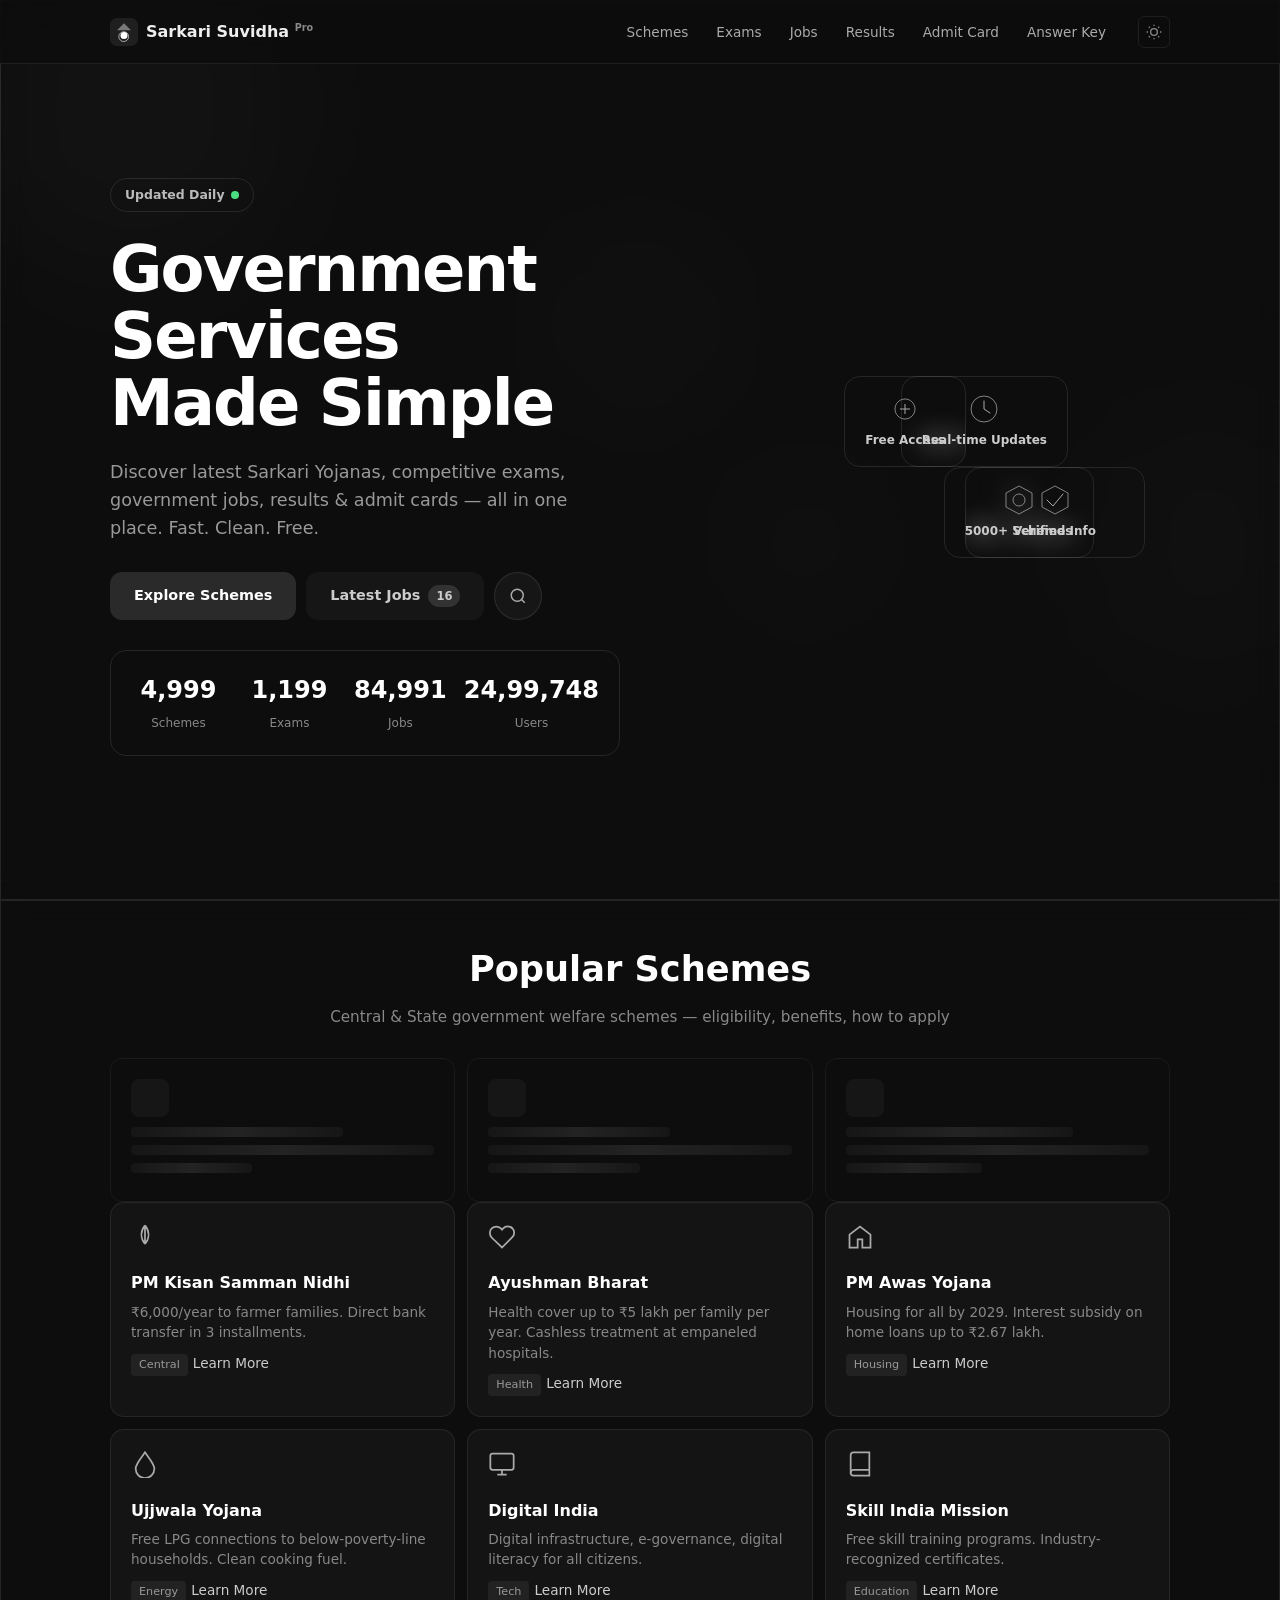
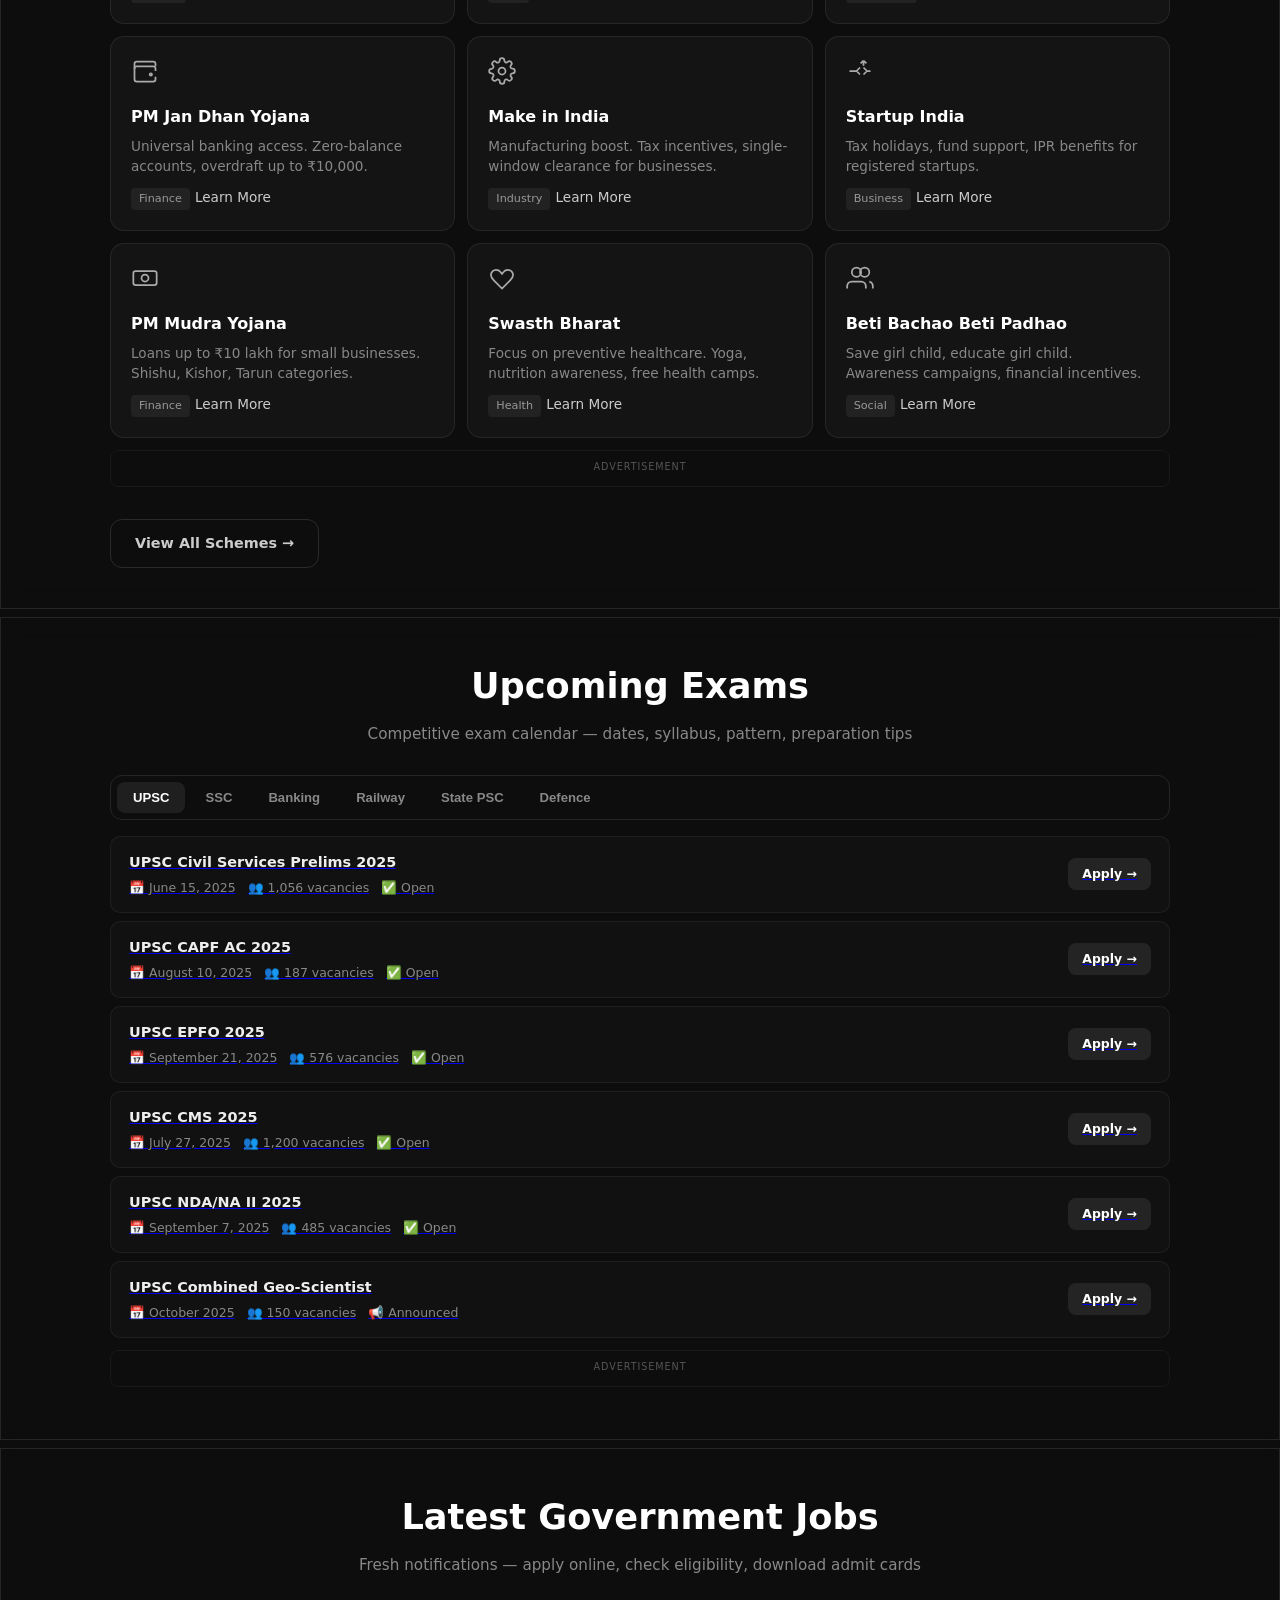
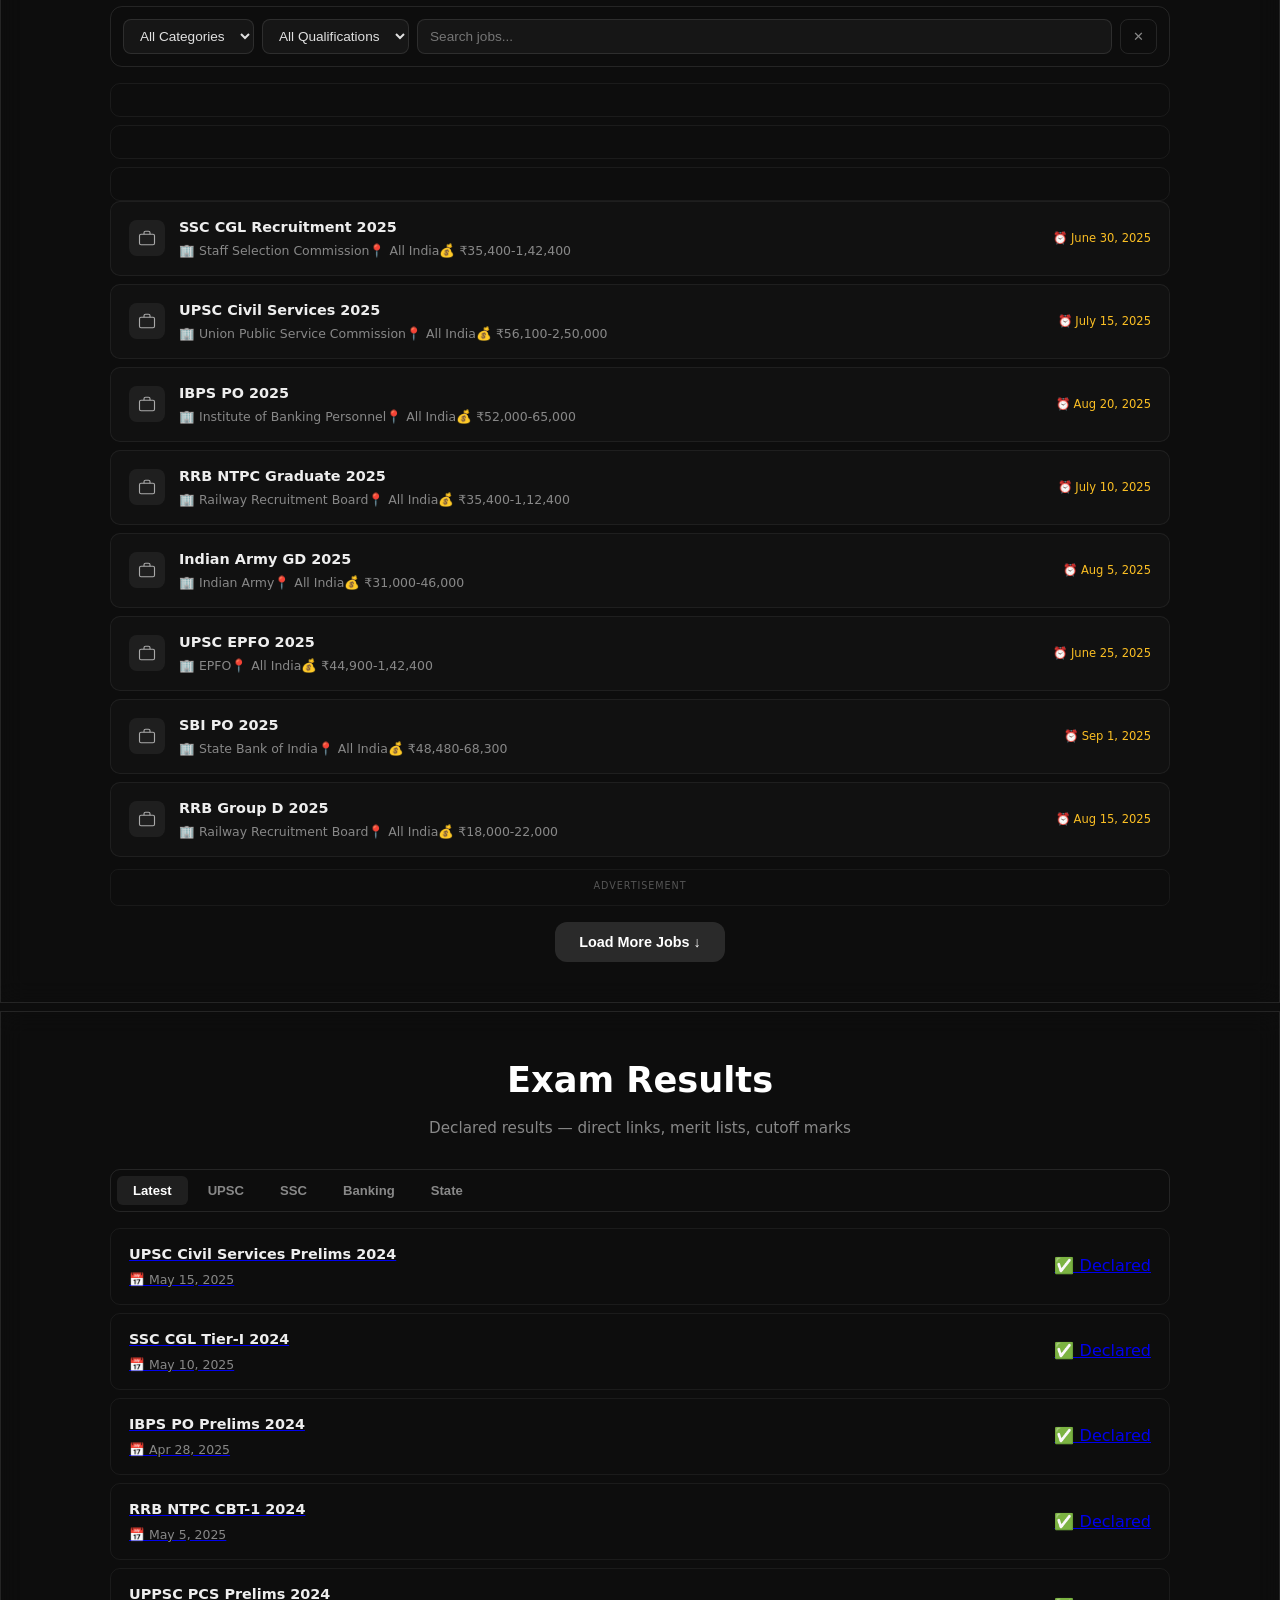
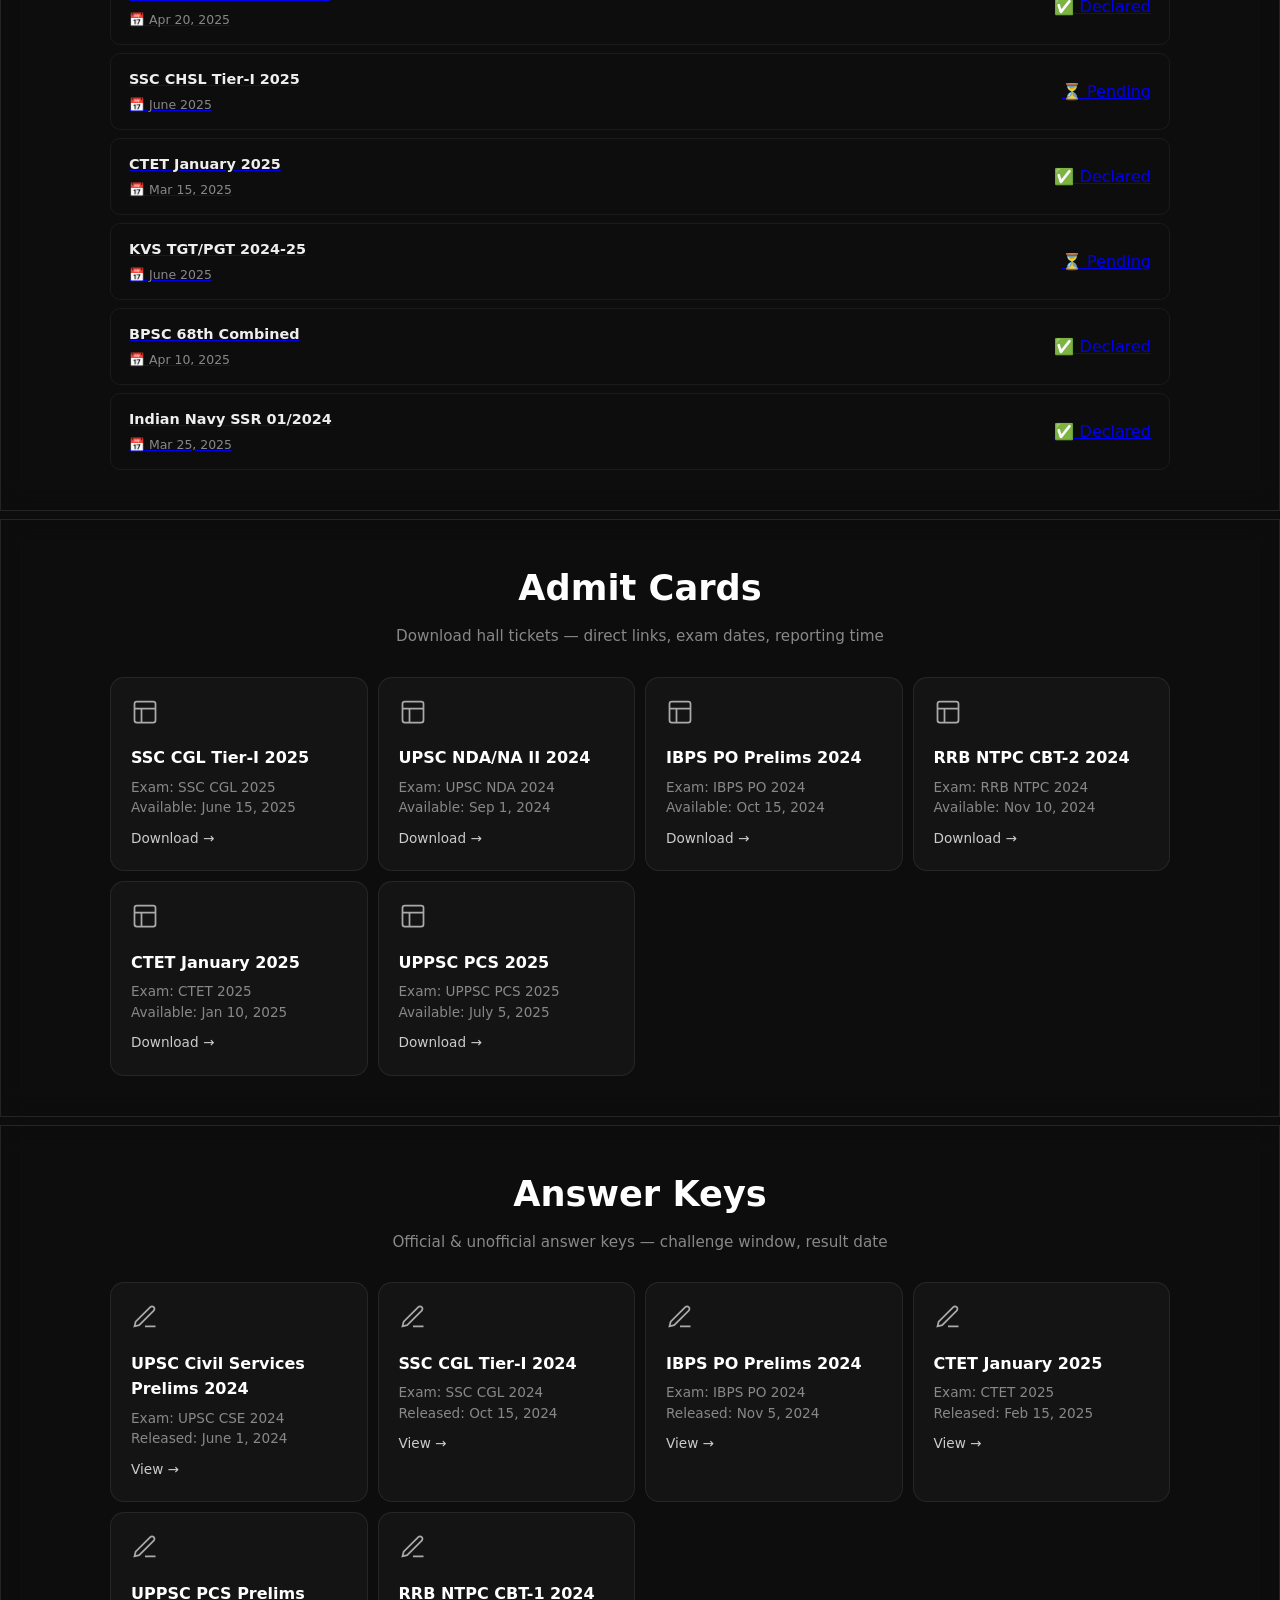
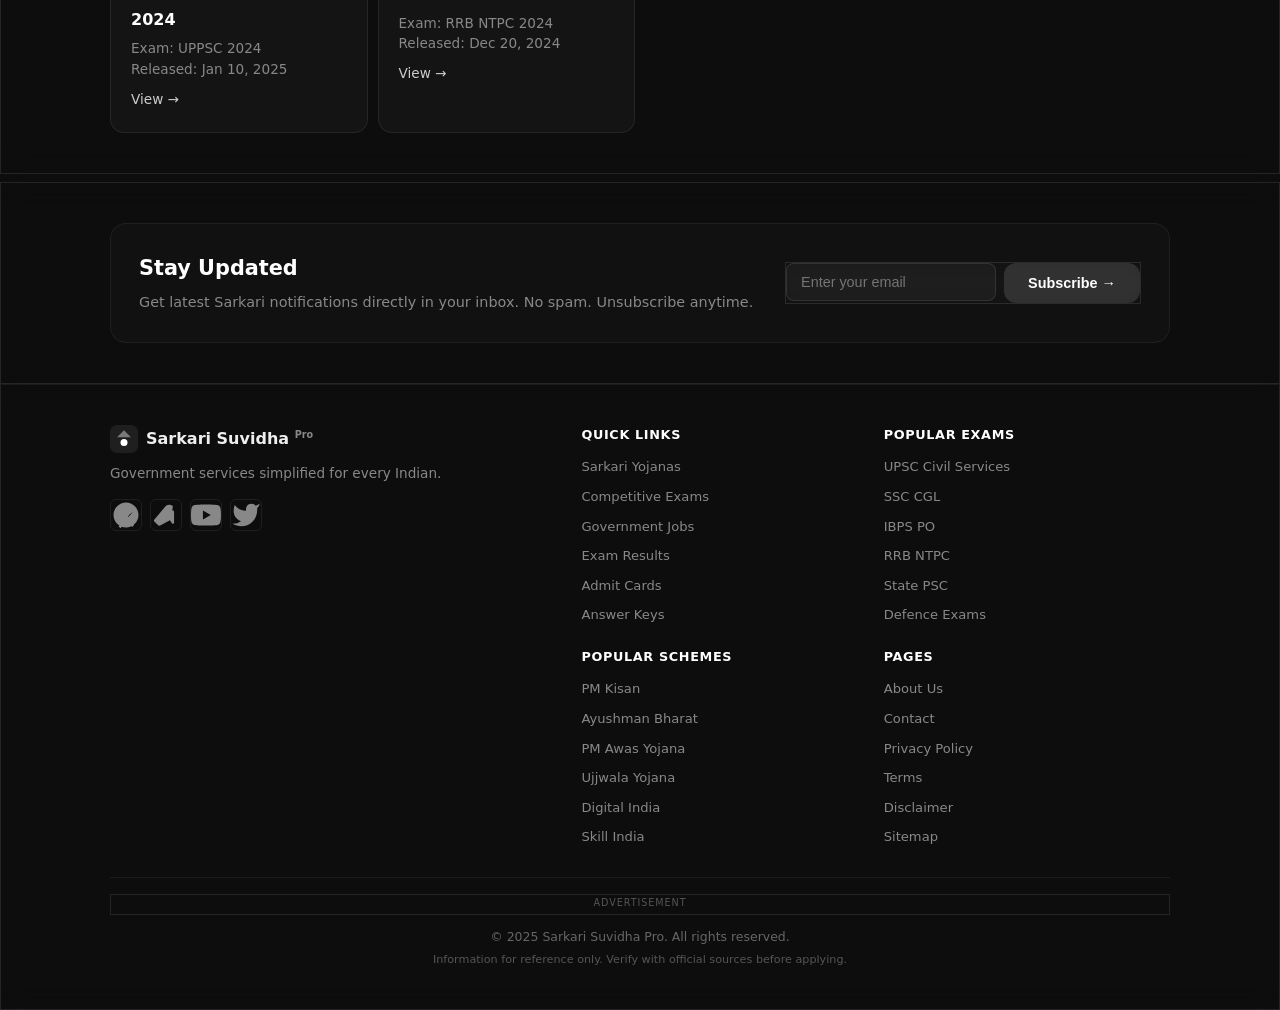
<file: index.html>
<!DOCTYPE html>
<html lang="en-IN" data-theme="dark">
<head>
  <meta charset="UTF-8">
  <meta name="viewport" content="width=device-width, initial-scale=1.0, viewport-fit=cover">
  <meta name="theme-color" content="#0a0a0a" media="(prefers-color-scheme: dark)">
  <meta name="theme-color" content="#ffffff" media="(prefers-color-scheme: light)">
  <meta name="color-scheme" content="dark light">
  <meta name="description" content="Sarkari Suvidha Pro — Government schemes, competitive exams, jobs & results. Premium glassmorphism portal with real-time updates.">
  <meta name="keywords" content="sarkari yojana, government schemes, UPSC, SSC, government jobs, exam results, admit card, india">
  <meta name="monetag" content="f777923a656a6851a964b8cb54790337">
  <script src="https://quge5.com/88/tag.min.js" data-zone="247762" async data-cfasync="false"></script>
  <meta name="robots" content="index, follow">
  <meta name="googlebot" content="index, follow, max-snippet:-1, max-image-preview:large">
  
  <!-- Open Graph / Social -->
  <meta property="og:type" content="website">
  <meta property="og:url" content="https://rocketnew.github.io/monetag-earn-pro/">
  <meta property="og:title" content="Sarkari Suvidha Pro — Government Services Made Simple">
  <meta property="og:description" content="Premium portal for Sarkari Yojanas, competitive exams, government jobs, results & admit cards.">
  <meta property="og:image" content="https://rocketnew.github.io/monetag-earn-pro/og-image.png">
  <meta property="og:locale" content="en_IN">
  <meta property="og:site_name" content="Sarkari Suvidha Pro">
  
  <!-- Twitter Card -->
  <meta name="twitter:card" content="summary_large_image">
  <meta name="twitter:title" content="Sarkari Suvidha Pro — Government Services Made Simple">
  <meta name="twitter:description" content="Premium portal for Sarkari Yojanas, exams, jobs & results.">
  <meta name="twitter:image" content="https://rocketnew.github.io/monetag-earn-pro/og-image.png">
  
  <!-- DNS Prefetch & Preconnect -->
  <link rel="dns-prefetch" href="https://cdn.monetag.com">
  <link rel="preconnect" href="https://cdn.monetag.com" crossorigin>
  <link rel="dns-prefetch" href="https://fonts.googleapis.com">
  <link rel="preconnect" href="https://fonts.googleapis.com" crossorigin>
  <link rel="dns-prefetch" href="https://fonts.gstatic.com">
  <link rel="preconnect" href="https://fonts.gstatic.com" crossorigin>
  
  <!-- Preload Critical Assets -->
  <link rel="preload" href="styles.css" as="style">
  <link rel="preload" href="app.js" as="script" crossorigin>
  <link rel="preload" href="favicon.svg" as="image" type="image/svg+xml">
  
  <!-- Styles -->
  <link rel="stylesheet" href="styles.css">
  
  <!-- JSON-LD Structured Data -->
  <script type="application/ld+json">
  {
    "@context": "https://schema.org",
    "@type": "WebSite",
    "name": "Sarkari Suvidha Pro",
    "url": "https://rocketnew.github.io/monetag-earn-pro/",
    "description": "Premium government services portal — schemes, exams, jobs & results.",
    "inLanguage": ["en-IN", "hi-IN"],
    "potentialAction": {
      "@type": "SearchAction",
      "target": "https://rocketnew.github.io/monetag-earn-pro/?search={search_term_string}",
      "query-input": "required name=search_term_string"
    }
  }
  </script>
  <script type="application/ld+json">
  {
    "@context": "https://schema.org",
    "@type": "Organization",
    "name": "Sarkari Suvidha Pro",
    "url": "https://rocketnew.github.io/monetag-earn-pro/",
    "logo": "https://rocketnew.github.io/monetag-earn-pro/favicon.svg"
  }
  </script>
  
  <title>Sarkari Suvidha Pro — Schemes, Exams, Jobs & Results</title>
  <link rel="icon" type="image/svg+xml" href="favicon.svg">
  <link rel="manifest" href="manifest.json">
  <link rel="canonical" href="https://rocketnew.github.io/monetag-earn-pro/">
</head>
<body>
  <!-- Skip Link -->
  <a href="#main" class="skip-link glass">Skip to main content</a>
  
  <!-- Ambient Background -->
  <div class="bg-ambient" aria-hidden="true">
    <div class="orb orb-1"></div>
    <div class="orb orb-2"></div>
    <div class="orb orb-3"></div>
    <div class="orb orb-4"></div>
    <div class="grid-overlay"></div>
  </div>

  <!-- Reading Progress -->
  <div class="progress-bar" id="progress-bar" role="progressbar" aria-label="Reading progress" aria-valuenow="0" aria-valuemin="0" aria-valuemax="100"></div>

  <!-- Header -->
  <header class="header" role="banner">
    <div class="container header-inner">
      <a href="/" class="logo" aria-label="Sarkari Suvidha Pro Home">
        <svg class="logo-icon" viewBox="0 0 32 32" fill="none" aria-hidden="true">
          <rect width="32" height="32" rx="8" class="logo-bg"/>
          <path d="M16 6L24 14H8L16 6Z" class="logo-triangle"/>
          <circle cx="16" cy="20" r="4" class="logo-dot"/>
          <circle cx="16" cy="20" r="4" class="logo-ring" fill="none" stroke="white" stroke-width="0.5" transform="scale(1.4) translate(-4.8,-4.8)"/>
        </svg>
        <span class="logo-text">Sarkari Suvidha <sup>Pro</sup></span>
      </a>

      <nav class="nav" role="navigation" aria-label="Main navigation">
        <button class="nav-toggle" aria-expanded="false" aria-controls="nav-menu" aria-label="Toggle menu">
          <span class="hamburger" aria-hidden="true"></span>
        </button>
        <ul id="nav-menu" class="nav-list" role="list">
          <li><a href="#schemes" class="nav-link" data-nav>Schemes</a></li>
          <li><a href="#exams" class="nav-link" data-nav>Exams</a></li>
          <li><a href="#jobs" class="nav-link" data-nav>Jobs</a></li>
          <li><a href="#results" class="nav-link" data-nav>Results</a></li>
          <li><a href="#admit-card" class="nav-link" data-nav>Admit Card</a></li>
          <li><a href="#answer-key" class="nav-link" data-nav>Answer Key</a></li>
        </ul>
      </nav>

      <div class="header-actions">
        <button class="theme-toggle glass" id="theme-toggle" aria-label="Toggle theme">
          <svg class="sun-icon" viewBox="0 0 24 24" fill="none" stroke="currentColor" stroke-width="2"><circle cx="12" cy="12" r="5"/><path d="M12 1v2M12 21v2M4.22 4.22l1.42 1.42M18.36 18.36l1.42 1.42M1 12h2M21 12h2M4.22 19.78l1.42-1.42M18.36 5.64l1.42-1.42"/></svg>
          <svg class="moon-icon" viewBox="0 0 24 24" fill="none" stroke="currentColor" stroke-width="2"><path d="M21 12.79A9 9 0 1111.21 3 7 7 0 0021 12.79z"/></svg>
        </button>
      </div>
    </div>
  </header>

  <main id="main" role="main">
    <!-- Hero -->
    <section class="hero glass" aria-labelledby="hero-title">
      <div class="container hero-inner">
        <div class="hero-content">
          <span class="hero-badge glass">Updated Daily <span class="pulse" aria-hidden="true"></span></span>
          <h1 id="hero-title" class="hero-title animate-text">Government Services<br><span class="highlight">Made Simple</span></h1>
          <p class="hero-subtitle">Discover latest Sarkari Yojanas, competitive exams, government jobs, results & admit cards — all in one place. Fast. Clean. Free.</p>
          <div class="hero-actions">
            <a href="#schemes" class="btn btn-primary glass">Explore Schemes</a>
            <a href="#jobs" class="btn btn-secondary glass">Latest Jobs <span class="btn-badge" id="job-count-badge">16</span></a>
            <a href="#search-section" class="btn btn-search glass" id="search-trigger" aria-label="Search">
              <svg viewBox="0 0 24 24" width="18" height="18" fill="none" stroke="currentColor" stroke-width="2"><circle cx="11" cy="11" r="8"/><path d="M21 21l-4.35-4.35"/></svg>
            </a>
          </div>
          <div class="hero-stats glass animate-on-scroll" role="list" aria-label="Platform statistics">
            <div class="stat" role="listitem"><span class="stat-value" data-count="5000">0</span><span class="stat-label">Schemes</span></div>
            <div class="stat" role="listitem"><span class="stat-value" data-count="1200">0</span><span class="stat-label">Exams</span></div>
            <div class="stat" role="listitem"><span class="stat-value" data-count="85000">0</span><span class="stat-label">Jobs</span></div>
            <div class="stat" role="listitem"><span class="stat-value" data-count="2500000">0</span><span class="stat-label">Users</span></div>
          </div>
        </div>
        <div class="hero-visual" aria-hidden="true">
          <div class="floating-card glass card-1">
            <svg viewBox="0 0 64 64" fill="none"><path d="M32 4L58 18V46L32 60L6 46V18L32 4Z" stroke="currentColor" stroke-width="1.5"/><circle cx="32" cy="32" r="12" stroke="currentColor" stroke-width="1.5"/></svg>
            <span>5000+ Schemes</span>
          </div>
          <div class="floating-card glass card-2">
            <svg viewBox="0 0 64 64" fill="none"><path d="M32 4L58 18V46L32 60L6 46V18L32 4Z" stroke="currentColor" stroke-width="1.5"/><path d="M16 32L28 44L48 20" stroke="currentColor" stroke-width="2" stroke-linecap="round" stroke-linejoin="round"/></svg>
            <span>Verified Info</span>
          </div>
          <div class="floating-card glass card-3">
            <svg viewBox="0 0 64 64" fill="none"><circle cx="32" cy="32" r="26" stroke="currentColor" stroke-width="1.5"/><path d="M32 16V32L44 40" stroke="currentColor" stroke-width="2" stroke-linecap="round"/></svg>
            <span>Real-time Updates</span>
          </div>
          <div class="floating-card glass card-4">
            <svg viewBox="0 0 64 64" fill="none"><path d="M12 32c0 11 9 20 20 20s20-9 20-20S43 12 32 12 12 21 12 32z" stroke="currentColor" stroke-width="1.5"/><path d="M22 32h20M32 22v20" stroke="currentColor" stroke-width="2"/></svg>
            <span>Free Access</span>
          </div>
        </div>
      </div>
    </section>

    <!-- Global Search Overlay -->
    <div class="search-overlay glass" id="search-overlay" role="dialog" aria-modal="true" aria-label="Search" hidden>
      <div class="search-container">
        <div class="search-bar glass">
          <svg viewBox="0 0 24 24" width="20" height="20" fill="none" stroke="currentColor" stroke-width="2" class="search-icon"><circle cx="11" cy="11" r="8"/><path d="M21 21l-4.35-4.35"/></svg>
          <input type="search" id="search-input" class="search-input" placeholder="Search schemes, jobs, exams..." autocomplete="off" aria-label="Search all content">
          <button class="search-close glass" id="search-close" aria-label="Close search">
            <svg viewBox="0 0 24 24" width="20" height="20" fill="none" stroke="currentColor" stroke-width="2"><path d="M18 6L6 18M6 6l12 12"/></svg>
          </button>
        </div>
        <div class="search-results" id="search-results" role="listbox" aria-label="Search results"></div>
        <div class="search-empty" id="search-empty" hidden>
          <svg viewBox="0 0 64 64" width="48" height="48" fill="none" stroke="currentColor" stroke-width="1.5"><circle cx="28" cy="28" r="18"/><path d="M56 56L40 40"/></svg>
          <p>Start typing to search across all content</p>
        </div>
      </div>
    </div>

    <!-- Schemes -->
    <section id="schemes" class="section glass animate-on-scroll" aria-labelledby="schemes-title">
      <div class="container">
        <header class="section-header">
          <h2 id="schemes-title" class="section-title">Popular <span class="highlight">Schemes</span></h2>
          <p class="section-subtitle">Central & State government welfare schemes — eligibility, benefits, how to apply</p>
        </header>
        <div class="skeleton-grid" id="schemes-skeleton" aria-hidden="true">
          <div class="skeleton-card glass"><div class="skeleton-icon"></div><div class="skeleton-line w-70"></div><div class="skeleton-line w-100"></div><div class="skeleton-line w-40"></div></div>
          <div class="skeleton-card glass"><div class="skeleton-icon"></div><div class="skeleton-line w-60"></div><div class="skeleton-line w-100"></div><div class="skeleton-line w-50"></div></div>
          <div class="skeleton-card glass"><div class="skeleton-icon"></div><div class="skeleton-line w-75"></div><div class="skeleton-line w-100"></div><div class="skeleton-line w-45"></div></div>
        </div>
        <div class="cards-grid" id="schemes-grid" role="list" hidden>
          <!-- JS injects cards -->
        </div>
        <div class="section-ad glass" data-ad-slot="in-article-1" aria-hidden="true">
          <div class="ad-label">Advertisement</div>
          <div id="monetag-inarticle-1" class="ad-container"></div>
        </div>
        <a href="#" class="btn btn-outline glass section-cta">View All Schemes →</a>
      </div>
    </section>

    <!-- Exams -->
    <section id="exams" class="section glass animate-on-scroll" aria-labelledby="exams-title">
      <div class="container">
        <header class="section-header">
          <h2 id="exams-title" class="section-title">Upcoming <span class="highlight">Exams</span></h2>
          <p class="section-subtitle">Competitive exam calendar — dates, syllabus, pattern, preparation tips</p>
        </header>
        <div class="tabs glass" role="tablist" aria-label="Exam categories">
          <button class="tab-btn active" role="tab" aria-selected="true" aria-controls="panel-upsc" id="tab-upsc">UPSC</button>
          <button class="tab-btn" role="tab" aria-selected="false" aria-controls="panel-ssc" id="tab-ssc">SSC</button>
          <button class="tab-btn" role="tab" aria-selected="false" aria-controls="panel-banking" id="tab-banking">Banking</button>
          <button class="tab-btn" role="tab" aria-selected="false" aria-controls="panel-railway" id="tab-railway">Railway</button>
          <button class="tab-btn" role="tab" aria-selected="false" aria-controls="panel-state" id="tab-state">State PSC</button>
          <button class="tab-btn" role="tab" aria-selected="false" aria-controls="panel-defence" id="tab-defence">Defence</button>
        </div>
        <div class="tab-panels">
          <div role="tabpanel" id="panel-upsc" aria-labelledby="tab-upsc" class="tab-panel active"><div class="exam-list" id="exams-upsc"></div></div>
          <div role="tabpanel" id="panel-ssc" aria-labelledby="tab-ssc" class="tab-panel"><div class="exam-list" id="exams-ssc"></div></div>
          <div role="tabpanel" id="panel-banking" aria-labelledby="tab-banking" class="tab-panel"><div class="exam-list" id="exams-banking"></div></div>
          <div role="tabpanel" id="panel-railway" aria-labelledby="tab-railway" class="tab-panel"><div class="exam-list" id="exams-railway"></div></div>
          <div role="tabpanel" id="panel-state" aria-labelledby="tab-state" class="tab-panel"><div class="exam-list" id="exams-state"></div></div>
          <div role="tabpanel" id="panel-defence" aria-labelledby="tab-defence" class="tab-panel"><div class="exam-list" id="exams-defence"></div></div>
        </div>
        <div class="section-ad glass" data-ad-slot="in-article-2" aria-hidden="true">
          <div class="ad-label">Advertisement</div>
          <div id="monetag-inarticle-2" class="ad-container"></div>
        </div>
      </div>
    </section>

    <!-- Jobs -->
    <section id="jobs" class="section glass animate-on-scroll" aria-labelledby="jobs-title">
      <div class="container">
        <header class="section-header">
          <h2 id="jobs-title" class="section-title">Latest <span class="highlight">Government Jobs</span></h2>
          <p class="section-subtitle">Fresh notifications — apply online, check eligibility, download admit cards</p>
        </header>
        <div class="job-filters glass" role="search" aria-label="Job filters">
          <select id="filter-category" class="filter-select glass" aria-label="Filter by category">
            <option value="">All Categories</option>
            <option value="central">Central Govt</option>
            <option value="state">State Govt</option>
            <option value="psu">PSU</option>
            <option value="banking">Banking</option>
            <option value="railway">Railway</option>
            <option value="defence">Defence</option>
            <option value="teaching">Teaching</option>
          </select>
          <select id="filter-qualification" class="filter-select glass" aria-label="Filter by qualification">
            <option value="">All Qualifications</option>
            <option value="10th">10th Pass</option>
            <option value="12th">12th Pass</option>
            <option value="graduate">Graduate</option>
            <option value="postgraduate">Post Graduate</option>
            <option value="diploma">Diploma</option>
            <option value="engineering">Engineering</option>
          </select>
          <input type="text" id="filter-search" class="filter-input glass" placeholder="Search jobs..." aria-label="Search jobs">
          <button class="filter-reset glass" id="filter-reset" aria-label="Reset filters">✕</button>
        </div>
        <div class="skeleton-list" id="jobs-skeleton" aria-hidden="true">
          <div class="skeleton-row glass"></div>
          <div class="skeleton-row glass"></div>
          <div class="skeleton-row glass"></div>
        </div>
        <div class="jobs-grid" id="jobs-grid" role="list" hidden></div>
        <div class="section-ad glass" data-ad-slot="in-article-3" aria-hidden="true">
          <div class="ad-label">Advertisement</div>
          <div id="monetag-inarticle-3" class="ad-container"></div>
        </div>
        <div class="load-more-wrapper">
          <button class="btn btn-primary glass" id="load-more-jobs">Load More Jobs ↓</button>
        </div>
      </div>
    </section>

    <!-- Results -->
    <section id="results" class="section glass animate-on-scroll" aria-labelledby="results-title">
      <div class="container">
        <header class="section-header">
          <h2 id="results-title" class="section-title">Exam <span class="highlight">Results</span></h2>
          <p class="section-subtitle">Declared results — direct links, merit lists, cutoff marks</p>
        </header>
        <div class="results-tabs glass" role="tablist" aria-label="Result categories">
          <button class="result-tab active" role="tab" aria-selected="true" aria-controls="results-latest" id="tab-results-latest">Latest</button>
          <button class="result-tab" role="tab" aria-selected="false" aria-controls="results-upsc" id="tab-results-upsc">UPSC</button>
          <button class="result-tab" role="tab" aria-selected="false" aria-controls="results-ssc" id="tab-results-ssc">SSC</button>
          <button class="result-tab" role="tab" aria-selected="false" aria-controls="results-banking" id="tab-results-banking">Banking</button>
          <button class="result-tab" role="tab" aria-selected="false" aria-controls="results-state" id="tab-results-state">State</button>
        </div>
        <div class="results-list" id="results-list" role="list"></div>
      </div>
    </section>

    <!-- Admit Cards -->
    <section id="admit-card" class="section glass animate-on-scroll" aria-labelledby="admit-title">
      <div class="container">
        <header class="section-header">
          <h2 id="admit-title" class="section-title">Admit <span class="highlight">Cards</span></h2>
          <p class="section-subtitle">Download hall tickets — direct links, exam dates, reporting time</p>
        </header>
        <div class="admit-grid" id="admit-grid" role="list"></div>
      </div>
    </section>

    <!-- Answer Keys -->
    <section id="answer-key" class="section glass animate-on-scroll" aria-labelledby="answer-title">
      <div class="container">
        <header class="section-header">
          <h2 id="answer-title" class="section-title">Answer <span class="highlight">Keys</span></h2>
          <p class="section-subtitle">Official & unofficial answer keys — challenge window, result date</p>
        </header>
        <div class="answer-grid" id="answer-grid" role="list"></div>
      </div>
    </section>

    <!-- Job Detail Modal -->
    <div class="modal-overlay" id="job-modal" role="dialog" aria-modal="true" aria-labelledby="modal-title" hidden>
      <div class="modal-content glass">
        <button class="modal-close" id="modal-close" aria-label="Close">
          <svg viewBox="0 0 24 24" width="20" height="20" fill="none" stroke="currentColor" stroke-width="2"><path d="M18 6L6 18M6 6l12 12"/></svg>
        </button>
        <div id="modal-body"></div>
      </div>
    </div>

    <!-- Newsletter -->
    <section class="newsletter glass animate-on-scroll" aria-labelledby="newsletter-title">
      <div class="container">
        <div class="newsletter-inner glass">
          <div class="newsletter-content">
            <h2 id="newsletter-title" class="newsletter-title">Stay Updated</h2>
            <p class="newsletter-subtitle">Get latest Sarkari notifications directly in your inbox. No spam. Unsubscribe anytime.</p>
          </div>
          <form class="newsletter-form glass" id="newsletter-form" novalidate>
            <div class="newsletter-field">
              <input type="email" id="email" name="email" class="newsletter-input" placeholder="Enter your email" required autocomplete="email" aria-label="Email address">
              <p class="field-error" id="email-error" aria-live="polite"></p>
            </div>
            <button type="submit" class="btn btn-primary glass">Subscribe →</button>
            <p class="form-success" id="form-success" aria-live="polite" hidden>✓ Subscribed successfully!</p>
            <p class="form-error" id="form-error" aria-live="assertive" hidden></p>
          </form>
        </div>
      </div>
    </section>
  </main>

  <!-- Back to Top -->
  <button class="back-to-top glass" id="back-to-top" aria-label="Back to top" hidden>
    <svg viewBox="0 0 24 24" width="20" height="20" fill="none" stroke="currentColor" stroke-width="2"><path d="M18 15l-6-6-6 6"/></svg>
  </button>

  <!-- Footer -->
  <footer class="footer glass" role="contentinfo">
    <div class="container">
      <div class="footer-grid">
        <div class="footer-brand">
          <a href="/" class="logo footer-logo" aria-label="Sarkari Suvidha Pro Home">
            <svg class="logo-icon" viewBox="0 0 32 32" fill="none" aria-hidden="true">
              <rect width="32" height="32" rx="8" class="logo-bg"/>
              <path d="M16 6L24 14H8L16 6Z" class="logo-triangle"/>
              <circle cx="16" cy="20" r="4" class="logo-dot"/>
            </svg>
            <span class="logo-text">Sarkari Suvidha <sup>Pro</sup></span>
          </a>
          <p class="footer-tagline">Government services simplified for every Indian.</p>
          <div class="social-links" role="list" aria-label="Follow us">
            <a href="#" class="social-link glass" aria-label="Telegram" role="listitem"><svg viewBox="0 0 24 24" fill="currentColor"><path d="M12 2C6.48 2 2 6.48 2 12s4.48 10 10 10 10-4.48 10-10S17.52 2 12 2zm5.5 7.5l-4 4.5-1.5-1.5L10 14.5l-2.5-2.5L6 13.5l4 4.5L6 21l1.5 1.5 5.5-5.5 4 4.5 1.5-1.5L13.5 13.5 16 9.5 12 13.5z"/></svg></a>
            <a href="#" class="social-link glass" aria-label="WhatsApp" role="listitem"><svg viewBox="0 0 24 24" fill="currentColor"><path d="M17.47 4.74c-1.69-1.27-3.97-1.27-5.66 0L2.74 15.63c-.47.35-.52 1.05-.12 1.49l3.09 3.09c.24.24.59.37.94.37.23 0 .47-.06.68-.17l7.83-4.12 1.76 2.42c.23.32.6.45.95.3.34-.14.58-.43.58-.8V9.32c0-.73-.88-1.19-1.43-.84L17.47 4.74z"/></svg></a>
            <a href="#" class="social-link glass" aria-label="YouTube" role="listitem"><svg viewBox="0 0 24 24" fill="currentColor"><path d="M23.498 6.186a3.016 3.016 0 0 0-2.122-2.136C19.505 3.545 12 3.545 12 3.545s-7.505 0-9.377.505A3.017 3.017 0 0 0 .502 6.186C0 8.07 0 12 0 12s0 3.93.502 5.814a3.016 3.016 0 0 0 2.122 2.136c1.871.505 9.376.505 9.376.505s7.505 0 9.377-.505a3.015 3.015 0 0 0 2.122-2.136C24 15.93 24 12 24 12s0-3.93-.502-5.814zM9.545 15.568V8.432L15.818 12 9.545 15.568z"/></svg></a>
            <a href="#" class="social-link glass" aria-label="X/Twitter" role="listitem"><svg viewBox="0 0 24 24" fill="currentColor"><path d="M23 3a10.9 10.9 0 0 1-3.14 1.53 4.48 4.48 0 0 0-7.86 3v1A10.66 10.66 0 0 1 3 4s-4 9 5 13a11.64 11.64 0 0 1-7 2c9 5 20 0 20-11.5a4.5 4.5 0 0 0-.08-.83A7.72 7.72 0 0 0 23 3z"/></svg></a>
          </div>
        </div>
        <nav class="footer-nav" aria-label="Footer navigation">
          <div class="footer-col"><h3>Quick Links</h3><ul><li><a href="#schemes">Sarkari Yojanas</a></li><li><a href="#exams">Competitive Exams</a></li><li><a href="#jobs">Government Jobs</a></li><li><a href="#results">Exam Results</a></li><li><a href="#admit-card">Admit Cards</a></li><li><a href="#answer-key">Answer Keys</a></li></ul></div>
          <div class="footer-col"><h3>Popular Exams</h3><ul><li><a href="#">UPSC Civil Services</a></li><li><a href="#">SSC CGL</a></li><li><a href="#">IBPS PO</a></li><li><a href="#">RRB NTPC</a></li><li><a href="#">State PSC</a></li><li><a href="#">Defence Exams</a></li></ul></div>
          <div class="footer-col"><h3>Popular Schemes</h3><ul><li><a href="#">PM Kisan</a></li><li><a href="#">Ayushman Bharat</a></li><li><a href="#">PM Awas Yojana</a></li><li><a href="#">Ujjwala Yojana</a></li><li><a href="#">Digital India</a></li><li><a href="#">Skill India</a></li></ul></div>
          <div class="footer-col"><h3>Pages</h3><ul><li><a href="#">About Us</a></li><li><a href="#">Contact</a></li><li><a href="#">Privacy Policy</a></li><li><a href="#">Terms</a></li><li><a href="#">Disclaimer</a></li><li><a href="#">Sitemap</a></li></ul></div>
        </nav>
      </div>
      <div class="footer-bottom">
        <div class="footer-ad glass" data-ad-slot="footer" aria-hidden="true">
          <div class="ad-label">Advertisement</div>
          <div id="monetag-footer" class="ad-container"></div>
        </div>
        <p class="copyright">© 2025 Sarkari Suvidha Pro. All rights reserved.</p>
        <p class="disclaimer">Information for reference only. Verify with official sources before applying.</p>
      </div>
    </div>
  </footer>

  <!-- Push Notification Prompt -->
  <div class="push-notification-prompt glass" id="push-prompt" role="dialog" aria-labelledby="push-title" aria-modal="true" hidden>
    <div class="push-content">
      <h3 id="push-title">🔔 Stay Updated</h3>
      <p>Get instant alerts for new jobs, exam dates, results & admit cards.</p>
      <div class="push-actions">
        <button class="btn btn-secondary glass" id="push-deny">Not Now</button>
        <button class="btn btn-primary glass" id="push-allow">Allow</button>
      </div>
    </div>
  </div>

  <!-- Toast Container -->
  <div class="toast-container" id="toast-container" aria-live="polite" aria-atomic="true"></div>

  <script src="app.js" defer></script>
</body>
</html>
</file>
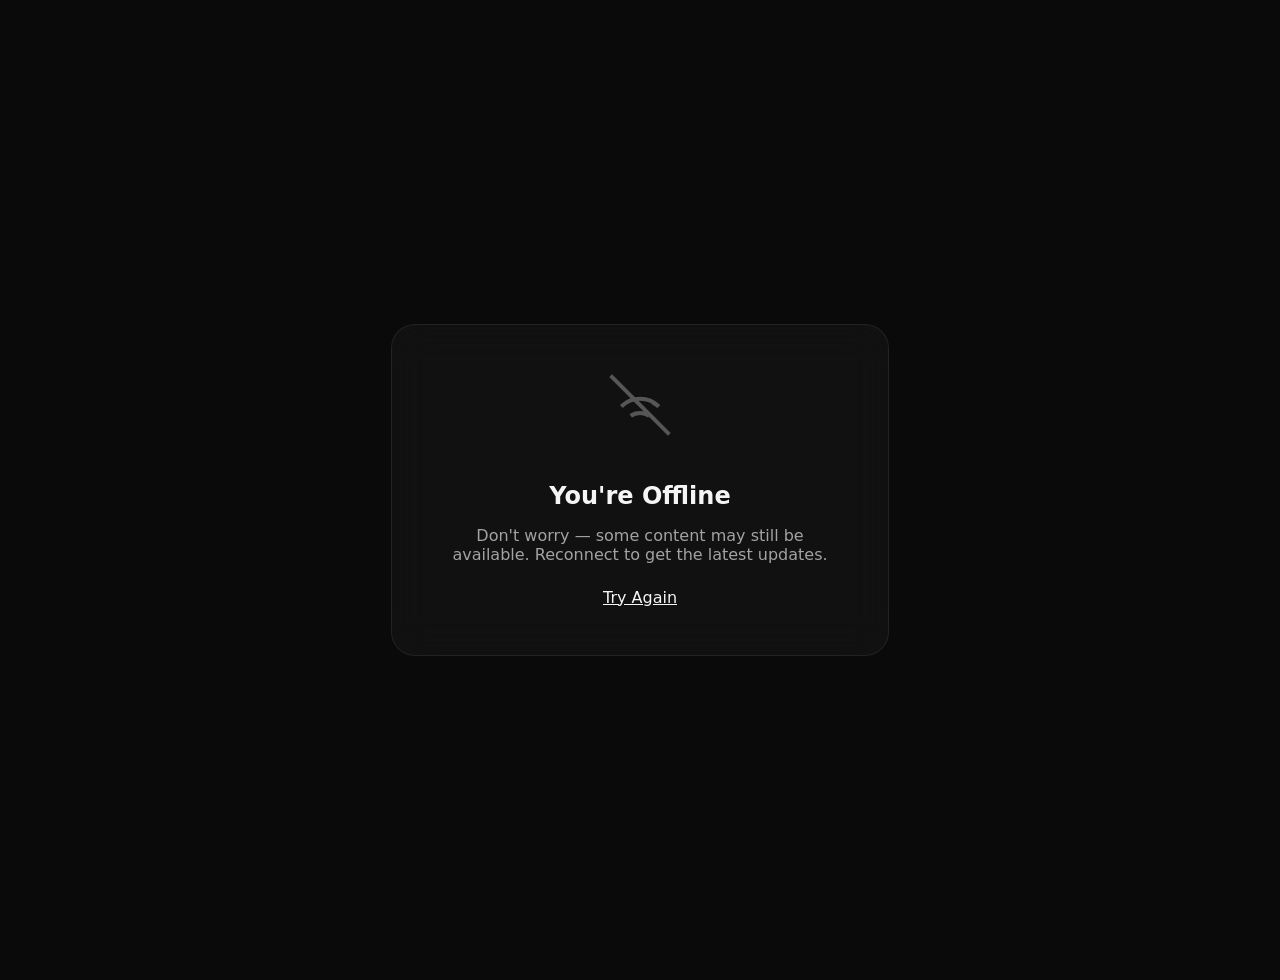
<file: offline.html>
<!DOCTYPE html>
<html lang="en-IN">
<head>
<meta charset="UTF-8">
<meta name="viewport" content="width=device-width, initial-scale=1.0">
<title>Offline — Sarkari Suvidha Pro</title>
<style>body{font-family:system-ui,sans-serif;background:#0a0a0a;color:#f5f5f5;display:flex;align-items:center;justify-content:center;min-height:100dvh;text-align:center;padding:2rem}.offline-card{background:rgba(255,255,255,0.03);backdrop-filter:blur(20px);border:1px solid rgba(255,255,255,0.08);padding:3rem;border-radius:24px;max-width:400px}svg{width:64px;height:64px;opacity:0.3;margin-bottom:1.5rem}h1{font-size:1.5rem;margin-bottom:0.5rem}p{color:#a3a3a3;margin-bottom:1.5rem}a{color:#f5f5f5;text-decoration:underline}</style>
</head>
<body>
<div class="offline-card glass">
<svg viewBox="0 0 24 24" fill="none" stroke="currentColor" stroke-width="1.5"><path d="M1 1l22 22M16.72 11.06A10 10 0 0119 12.55M5 12.55a10 10 0 0114.08 0M8.53 16.11a6 6 0 016.95 0M12 20h.01"/></svg>
<h1>You're Offline</h1>
<p>Don't worry — some content may still be available. Reconnect to get the latest updates.</p>
<a href="/">Try Again</a>
</div>
</body>
</html>
</file>
<file: styles.css>
/* ═══════════════════════════════════════════════════
   SARKARI SUVIDHA PRO — Crystal Clear Dark v3
   No animation opacity | No gradient-text tricks
   Clean, bold, visible to everyone
   ═══════════════════════════════════════════════════ */

* { margin: 0; padding: 0; box-sizing: border-box; }

html { scroll-behavior: smooth; background: #0d0d0d; }

body {
  font-family: -apple-system, BlinkMacSystemFont, 'Segoe UI', system-ui, sans-serif;
  background: #0d0d0d;
  color: #e0e0e0;
  line-height: 1.6;
  min-height: 100vh;
  overflow-x: hidden;
}

/* ── Container ── */
.container { width: 100%; max-width: 1100px; margin: 0 auto; padding: 0 20px; }

/* ── Glass base ── */
.glass {
  border: 1px solid rgba(255,255,255,0.10);
  backdrop-filter: blur(12px);
  -webkit-backdrop-filter: blur(12px);
}

/* ── Ambient Background ── */
.bg-ambient { position: fixed; inset: 0; z-index: 0; overflow: hidden; pointer-events: none; }
.orb {
  position: absolute; border-radius: 50%; filter: blur(80px);
  animation: orbFloat 20s ease-in-out infinite;
}
.orb-1 { width: 400px; height: 400px; background: radial-gradient(circle,rgba(255,255,255,0.04),transparent); top: -10%; left: -5%; }
.orb-2 { width: 350px; height: 350px; background: radial-gradient(circle,rgba(200,200,255,0.03),transparent); bottom: 20%; right: -8%; animation-delay: -7s; }
.orb-3 { width: 250px; height: 250px; background: radial-gradient(circle,rgba(255,255,255,0.03),transparent); bottom: 50%; left: 40%; animation-delay: -14s; }
.orb-4 { width: 180px; height: 180px; background: radial-gradient(circle,rgba(255,255,255,0.04),transparent); bottom: 30%; right: 30%; animation-delay: -5s; }
.grid-overlay {
  position: absolute; inset: 0;
  background-image: 
    linear-gradient(rgba(255,255,255,0.02) 1px, transparent 1px),
    linear-gradient(90deg, rgba(255,255,255,0.02) 1px, transparent 1px);
  background-size: 80px 80px;
}
@keyframes orbFloat {
  0%,100% { transform: translate(0,0) scale(1); }
  33% { transform: translate(30px,-30px) scale(1.05); }
  66% { transform: translate(-20px,20px) scale(0.95); }
}

/* ── Header ── */
.header {
  position: fixed; top: 0; left: 0; right: 0; z-index: 100;
  height: 64px; background: rgba(13,13,13,0.88);
  backdrop-filter: blur(16px); -webkit-backdrop-filter: blur(16px);
  border-bottom: 1px solid rgba(255,255,255,0.08);
}
.header-inner { display: flex; align-items: center; height: 100%; gap: 20px; }
.logo { display: flex; align-items: center; gap: 8px; text-decoration: none; color: #fff; font-weight: 700; font-size: 1rem; }
.logo-icon { width: 28px; height: 28px; }
.logo-bg { fill: rgba(255,255,255,0.08); }
.logo-triangle { fill: rgba(255,255,255,0.4); }
.logo-dot { fill: #fff; }
.logo-text { color: #eee; } .logo-text sup { font-size: 0.6em; color: #888; }

.nav { margin-left: auto; }
.nav-list { display: flex; list-style: none; gap: 4px; }
.nav-link { text-decoration: none; color: #aaa; font-size: 0.85rem; font-weight: 500; padding: 8px 12px; border-radius: 8px; transition: all 0.2s; }
.nav-link:hover { color: #fff; background: rgba(255,255,255,0.06); }
.nav-toggle { display: none; background: none; border: none; cursor: pointer; padding: 8px; }
.hamburger { display: block; width: 22px; height: 2px; background: #ccc; position: relative; transition: 0.3s; }
.hamburger::before, .hamburger::after { content: ''; position: absolute; left: 0; width: 22px; height: 2px; background: #ccc; transition: 0.3s; }
.hamburger::before { top: -7px; }
.hamburger::after { top: 7px; }

.header-actions { display: flex; align-items: center; gap: 8px; }
.theme-toggle { background: none; border: 1px solid rgba(255,255,255,0.08); border-radius: 6px; padding: 6px; cursor: pointer; color: #888; display: flex; align-items: center; justify-content: center; width: 32px; height: 32px; }
.sun-icon, .moon-icon { width: 16px; height: 16px; }
.sun-icon { display: block; }
.moon-icon { display: none; }

/* ── Skip Link ── */
.skip-link { position: fixed; top: -100%; left: 16px; z-index: 9999; padding: 8px 20px; border-radius: 6px; font-size: 14px; background: #222; color: #fff; }
.skip-link:focus { top: 16px; }

/* ── Progress Bar ── */
.progress-bar { position: fixed; top: 0; left: 0; z-index: 9999; height: 2px; background: #888; width: 0%; transition: width 100ms linear; }

/* ── Hero ── */
.hero { position: relative; z-index: 1; min-height: 100vh; display: flex; align-items: center; padding: 84px 0 50px; overflow: hidden; }
.hero-inner { display: grid; grid-template-columns: 1fr 1fr; gap: 40px; align-items: center; }
.hero-content { }
.hero-badge {
  display: inline-flex; align-items: center; gap: 6px; padding: 6px 14px;
  border-radius: 999px; font-size: 0.78rem; font-weight: 600; color: #bbb;
  margin-bottom: 24px;
}
.pulse { display: inline-block; width: 8px; height: 8px; border-radius: 50%; background: #4ade80; animation: pulse 2s infinite; }
@keyframes pulse { 0%,100%{opacity:1} 50%{opacity:.3} }
.hero-title { font-size: clamp(2.2rem, 5vw, 4rem); font-weight: 800; line-height: 1.05; letter-spacing: -0.03em; margin-bottom: 20px; color: #fff; }
.hero-title .highlight { color: #fff; }
.hero-subtitle { font-size: 1.1rem; color: #999; line-height: 1.6; margin-bottom: 30px; max-width: 500px; }
.hero-actions { display: flex; gap: 10px; flex-wrap: wrap; margin-bottom: 30px; }
.btn { display: inline-flex; align-items: center; gap: 8px; padding: 12px 24px; border-radius: 12px; font-weight: 600; font-size: 0.9rem; text-decoration: none; transition: all 0.2s; cursor: pointer; border: none; }
.btn-primary { background: rgba(255,255,255,0.12); color: #fff; }
.btn-primary:hover { background: rgba(255,255,255,0.18); }
.btn-secondary { background: rgba(255,255,255,0.04); color: #ccc; }
.btn-secondary:hover { background: rgba(255,255,255,0.10); color: #fff; }
.btn-search { width: 48px; height: 48px; border-radius: 50%; padding: 0; background: rgba(255,255,255,0.04); border: 1px solid rgba(255,255,255,0.10); color: #aaa; display: inline-flex; align-items: center; justify-content: center; cursor: pointer; }
.btn-search:hover { background: rgba(255,255,255,0.10); color: #fff; }
.btn-outline { background: transparent; border: 1px solid rgba(255,255,255,0.12); color: #ccc; }
.btn-outline:hover { border-color: rgba(255,255,255,0.25); color: #fff; }
.btn-badge { background: rgba(255,255,255,0.12); padding: 2px 8px; border-radius: 999px; font-size: 0.72rem; }

.hero-stats { display: grid; grid-template-columns: repeat(4,1fr); gap: 16px; padding: 20px; border-radius: 16px; }
.stat { text-align: center; }
.stat-value { display: block; font-size: 1.5rem; font-weight: 800; color: #fff; font-variant-numeric: tabular-nums; }
.stat-label { font-size: 0.75rem; color: #888; margin-top: 2px; }

.hero-visual { position: relative; }
.floating-card {
  position: absolute; display: flex; flex-direction: column; align-items: center; gap: 6px;
  padding: 16px 20px; border-radius: 16px; font-size: 0.75rem; font-weight: 600; color: #ccc;
  animation: fc1 8s ease-in-out infinite;
}
.floating-card svg { width: 32px; height: 32px; color: #aaa; }
.card-1 { top: 5%; right: 15%; animation-delay: 0s; }
.card-2 { top: 35%; right: 5%; animation-delay: -3s; width: 180px; }
.card-3 { bottom: 20%; right: 20%; animation-delay: -6s; }
.card-4 { bottom: 5%; right: 40%; animation-delay: -1.5s; }
@keyframes fc1 {
  0%,100%{transform:translateY(0)}
  50%{transform:translateY(-10px)}
}

/* ── Sections ── */
.section { position: relative; z-index: 1; padding: 40px 0; margin-bottom: 8px; }
.section-header { text-align: center; margin-bottom: 28px; }
.section-title { font-size: clamp(1.5rem,3vw,2.2rem); font-weight: 700; color: #fff; margin-bottom: 8px; }
.section-title .highlight { color: #fff; }
.section-subtitle { color: #888; font-size: 0.95rem; }
.section-cta { margin-top: 20px; display: inline-flex; }
.section-ad { padding: 8px; text-align: center; margin: 12px 0; border: 1px solid rgba(255,255,255,0.05); border-radius: 8px; }
.ad-label { font-size: 0.6rem; color: #555; text-transform: uppercase; letter-spacing: 0.1em; margin-bottom: 4px; }

/* ── Cards Grid ── */
.cards-grid { display: grid; grid-template-columns: repeat(auto-fill, minmax(280px, 1fr)); gap: 12px; }
.card { padding: 20px; border-radius: 14px; background: rgba(255,255,255,0.03); border: 1px solid rgba(255,255,255,0.08); }
.card-icon { margin-bottom: 12px; }
.card-icon svg { width: 28px; height: 28px; color: #aaa; }
.card-title { font-weight: 600; color: #fff; margin-bottom: 6px; font-size: 1rem; }
.card-desc { font-size: 0.85rem; color: #888; line-height: 1.5; }
.card-tag { display: inline-block; margin-top: 8px; padding: 2px 8px; border-radius: 4px; font-size: 0.7rem; background: rgba(255,255,255,0.06); color: #999; }
.card-link { color: #ccc; text-decoration: none; font-size: 0.85rem; display: inline-flex; align-items: center; gap: 4px; margin-top: 10px; }

/* ── Tabs ── */
.tabs { display: flex; gap: 4px; padding: 6px; border-radius: 12px; margin-bottom: 16px; overflow-x: auto; }
.tab-btn { padding: 8px 16px; border-radius: 8px; border: none; background: transparent; color: #888; font-size: 0.82rem; font-weight: 600; cursor: pointer; white-space: nowrap; }
.tab-btn:hover { color: #fff; }
.tab-btn.active { background: rgba(255,255,255,0.08); color: #fff; }
.tab-panel { display: none; }
.tab-panel.active { display: block; }
.tab-panels { min-height: 100px; }

/* ── Exam List ── */
.exam-list { display: grid; gap: 8px; }
.exam-item {
  display: flex; align-items: center; justify-content: space-between;
  padding: 14px 18px; border-radius: 10px; border: 1px solid rgba(255,255,255,0.06);
  background: rgba(255,255,255,0.02);
}
.exam-name { font-weight: 600; color: #eee; font-size: 0.9rem; }
.exam-meta { display: flex; gap: 12px; margin-top: 4px; font-size: 0.78rem; color: #888; }
.exam-action { padding: 6px 14px; border-radius: 8px; font-size: 0.78rem; font-weight: 600; color: #fff; text-decoration: none; background: rgba(255,255,255,0.08); white-space: nowrap; }
.exam-action:hover { background: rgba(255,255,255,0.14); }

/* ── Jobs ├── */
.job-filters { display: flex; gap: 8px; padding: 12px; border-radius: 12px; margin-bottom: 16px; flex-wrap: wrap; }
.filter-select, .filter-input { padding: 8px 12px; border-radius: 8px; border: 1px solid rgba(255,255,255,0.10); background: rgba(255,255,255,0.04); color: #e0e0e0; font-size: 0.85rem; }
.filter-select option { background: #1a1a1a; color: #e0e0e0; }
.filter-input { flex: 1; min-width: 150px; }
.filter-reset { padding: 8px 12px; border-radius: 8px; border: 1px solid rgba(255,255,255,0.10); background: transparent; color: #888; cursor: pointer; }
.filter-reset:hover { border-color: rgba(255,255,255,0.20); color: #fff; }

.jobs-grid { display: grid; gap: 8px; }

.job-card { display: flex; align-items: center; gap: 14px; padding: 14px 18px; border-radius: 10px; border: 1px solid rgba(255,255,255,0.06); background: rgba(255,255,255,0.02); cursor: pointer; transition: all 0.2s; }
.job-card:hover { background: rgba(255,255,255,0.04); border-color: rgba(255,255,255,0.12); }
.job-logo { width: 36px; height: 36px; border-radius: 8px; background: rgba(255,255,255,0.06); display: flex; align-items: center; justify-content: center; flex-shrink: 0; }
.job-logo svg { width: 18px; height: 18px; color: #aaa; }
.job-info { flex: 1; }
.job-title { font-weight: 600; color: #eee; font-size: 0.9rem; }
.job-details { font-size: 0.78rem; color: #888; margin-top: 2px; white-space: nowrap; overflow: hidden; text-overflow: ellipsis; }
.job-deadline { font-size: 0.72rem; color: #fbbf24; white-space: nowrap; }

.load-more-wrapper { text-align: center; margin-top: 16px; }

/* ── Results ── */
.results-tabs { display: flex; gap: 4px; padding: 6px; border-radius: 10px; margin-bottom: 16px; overflow-x: auto; }
.result-tab { padding: 7px 16px; border-radius: 6px; border: none; background: transparent; color: #888; font-size: 0.82rem; font-weight: 600; cursor: pointer; white-space: nowrap; }
.result-tab:hover { color: #fff; }
.result-tab.active { background: rgba(255,255,255,0.08); color: #fff; }
.results-list { display: grid; gap: 8px; }
.result-item { display: flex; align-items: center; justify-content: space-between; padding: 14px 18px; border-radius: 10px; border: 1px solid rgba(255,255,255,0.06); }

/* ── Admit Grid ── */
.admit-grid { display: grid; grid-template-columns: repeat(auto-fill, minmax(250px, 1fr)); gap: 10px; }
.admit-grid .result-item { }

/* ── Answer Grid ── */
.answer-grid { display: grid; grid-template-columns: repeat(auto-fill, minmax(240px, 1fr)); gap: 10px; }

/* ── Search ── */
.search-overlay { position: fixed; inset: 0; z-index: 200; display: flex; align-items: flex-start; justify-content: center; padding: 80px 16px; background: rgba(0,0,0,0.92); display: none; }
.search-overlay.visible { display: flex; }
.search-container { width: 100%; max-width: 520px; }
.search-bar { display: flex; align-items: center; gap: 10px; padding: 12px 16px; border-radius: 12px; margin-bottom: 12px; background: rgba(255,255,255,0.04); border: 1px solid rgba(255,255,255,0.10); }
.search-icon { flex-shrink: 0; opacity: 0.4; }
.search-input { flex: 1; background: transparent; border: none; color: #fff; font-size: 1rem; outline: none; font-family: inherit; }
.search-input::placeholder { color: #555; }
.search-close { padding: 6px; border-radius: 6px; border: 1px solid rgba(255,255,255,0.10); background: transparent; color: #888; cursor: pointer; }
.search-close:hover { color: #fff; }
.search-results { max-height: 55vh; overflow-y: auto; display: grid; gap: 6px; }
.search-result-item { padding: 10px 14px; border-radius: 6px; background: rgba(255,255,255,0.03); border: 1px solid rgba(255,255,255,0.08); cursor: pointer; }
.search-result-item:hover { background: rgba(255,255,255,0.06); }
.search-result-title { font-weight: 600; font-size: 0.88rem; color: #eee; }
.search-result-desc { font-size: 0.75rem; color: #888; }
.search-empty { text-align: center; padding: 40px 20px; color: #666; }

/* ── Modal ── */
.modal-overlay { position: fixed; inset: 0; z-index: 200; display: flex; align-items: center; justify-content: center; padding: 20px; background: rgba(0,0,0,0.90); display: none; }
.modal-overlay.visible { display: flex; }
.modal-content { position: relative; width: 100%; max-width: 480px; max-height: 80vh; overflow-y: auto; padding: 28px; border-radius: 16px; background: rgba(30,30,30,0.95); border: 1px solid rgba(255,255,255,0.10); }
.modal-close { position: absolute; top: 14px; right: 14px; padding: 6px; border-radius: 6px; border: 1px solid rgba(255,255,255,0.10); background: transparent; color: #888; cursor: pointer; line-height: 1; }
.modal-close:hover { color: #fff; }

/* ── Newsletter ── */
.newsletter { padding: 40px 0; }
.newsletter-inner { padding: 28px; border-radius: 16px; background: rgba(255,255,255,0.02); border: 1px solid rgba(255,255,255,0.06); display: flex; align-items: center; gap: 30px; }
.newsletter-content { flex: 1; }
.newsletter-title { font-size: 1.3rem; font-weight: 700; color: #fff; margin-bottom: 6px; }
.newsletter-subtitle { color: #888; font-size: 0.9rem; }
.newsletter-form { display: flex; gap: 8px; align-items: flex-start; flex-wrap: wrap; }
.newsletter-field { flex: 1; min-width: 160px; }
.newsletter-input { width: 100%; padding: 10px 14px; border-radius: 8px; border: 1px solid rgba(255,255,255,0.10); background: rgba(255,255,255,0.04); color: #fff; font-size: 0.9rem; outline: none; }
.newsletter-input:focus { border-color: rgba(255,255,255,0.25); }
.field-error { font-size: 0.72rem; color: #f87171; margin-top: 2px; display: none; }
.field-error.visible { display: block; }
.form-success { color: #4ade80; font-size: 0.85rem; }
.form-error { color: #f87171; font-size: 0.85rem; }

/* ── Push Notification ── */
.push-notification-prompt { position: fixed; bottom: 20px; right: 20px; z-index: 150; padding: 16px 20px; border-radius: 14px; background: rgba(30,30,30,0.97); border: 1px solid rgba(255,255,255,0.10); max-width: 300px; }
.push-content { }
.push-content h3 { color: #fff; margin-bottom: 6px; font-size: 0.95rem; }
.push-content p { color: #888; font-size: 0.82rem; margin-bottom: 12px; }
.push-actions { display: flex; gap: 8px; }

/* ── Toast ── */
.toast-container { position: fixed; top: 80px; right: 12px; z-index: 300; display: grid; gap: 6px; max-width: 280px; }
.toast { padding: 10px 14px; border-radius: 6px; background: rgba(255,255,255,0.92); color: #111; font-size: 0.8rem; font-weight: 500; box-shadow: 0 4px 20px rgba(0,0,0,0.4); }
.toast.success { border-left: 3px solid #4ade80; }
.toast.error { border-left: 3px solid #f87171; }
.toast.info { border-left: 3px solid #60a5fa; }

/* ── Back to Top ── */
.back-to-top { position: fixed; bottom: 20px; right: 20px; z-index: 10; width: 40px; height: 40px; border-radius: 50%; display: flex; align-items: center; justify-content: center; border: 1px solid rgba(255,255,255,0.10); background: rgba(255,255,255,0.04); color: #fff; cursor: pointer; display: none; }
.back-to-top.visible { display: flex; }
.back-to-top:hover { background: rgba(255,255,255,0.08); }

/* ── Footer ── */
.footer { position: relative; z-index: 1; padding: 40px 0; border-top: 1px solid rgba(255,255,255,0.06); }
.footer-grid { display: grid; grid-template-columns: 1.5fr 2fr; gap: 30px; }
.footer-brand { }
.footer-logo { margin-bottom: 10px; }
.footer-tagline { color: #888; font-size: 0.85rem; margin-bottom: 14px; }
.social-links { display: flex; gap: 8px; }
.social-link { width: 32px; height: 32px; border-radius: 6px; display: flex; align-items: center; justify-content: center; border: 1px solid rgba(255,255,255,0.08); color: #888; }
.social-link:hover { color: #fff; }
.footer-nav { display: grid; grid-template-columns: repeat(2,1fr); gap: 16px; }
.footer-col h3 { font-size: 0.8rem; font-weight: 700; color: #fff; margin-bottom: 8px; text-transform: uppercase; letter-spacing: 0.05em; }
.footer-col ul { list-style: none; }
.footer-col li { margin-bottom: 4px; }
.footer-col a { color: #888; text-decoration: none; font-size: 0.82rem; }
.footer-col a:hover { color: #ccc; }
.footer-bottom { margin-top: 24px; padding-top: 16px; border-top: 1px solid rgba(255,255,255,0.06); text-align: center; }
.copyright { color: #666; font-size: 0.78rem; }
.disclaimer { color: #555; font-size: 0.7rem; margin-top: 4px; }
.footer-ad { margin-bottom: 12px; }

/* ── Skeleton ── */
.skeleton-grid { display: grid; grid-template-columns: repeat(auto-fill, minmax(270px, 1fr)); gap: 12px; }
.skeleton-list { display: grid; gap: 8px; }
.skeleton-card { padding: 20px; border-radius: 12px; border: 1px solid rgba(255,255,255,0.06); }
.skeleton-row { padding: 16px 18px; border-radius: 10px; border: 1px solid rgba(255,255,255,0.06); }
.skeleton-icon { width: 38px; height: 38px; border-radius: 8px; background: rgba(255,255,255,0.04); margin-bottom: 10px; }
.skeleton-line { height: 10px; border-radius: 4px; background: rgba(255,255,255,0.04); margin-bottom: 8px; position: relative; overflow: hidden; }
.skeleton-line.w-70 { width: 70%; } .skeleton-line.w-60 { width: 60%; } .skeleton-line.w-75 { width: 75%; } .skeleton-line.w-100 { width: 100%; } .skeleton-line.w-40 { width: 40%; } .skeleton-line.w-50 { width: 50%; } .skeleton-line.w-45 { width: 45%; }
.skeleton-line::after { content: ''; position: absolute; inset: 0; background: linear-gradient(90deg, transparent 0%, rgba(255,255,255,0.06) 50%, transparent 100%); animation: shimmer 1.5s infinite; }
@keyframes shimmer { 0%{transform:translateX(-100%)} 100%{transform:translateX(100%)} }

/* ── Responsive ── */
@media (max-width: 768px) {
  .hero-inner { grid-template-columns: 1fr; }
  .hero-visual { display: none; }
  .hero-stats { grid-template-columns: repeat(2,1fr); }
  .nav-list { display: none; }
  .nav-toggle { display: block; }
  .nav-list.open { display: flex; flex-direction: column; position: absolute; top: 64px; left: 0; right: 0; background: rgba(13,13,13,0.98); padding: 16px; border-bottom: 1px solid rgba(255,255,255,0.08); }
  .footer-grid { grid-template-columns: 1fr; }
  .footer-nav { grid-template-columns: 1fr 1fr; }
  .newsletter-inner { flex-direction: column; }
}
</file>
